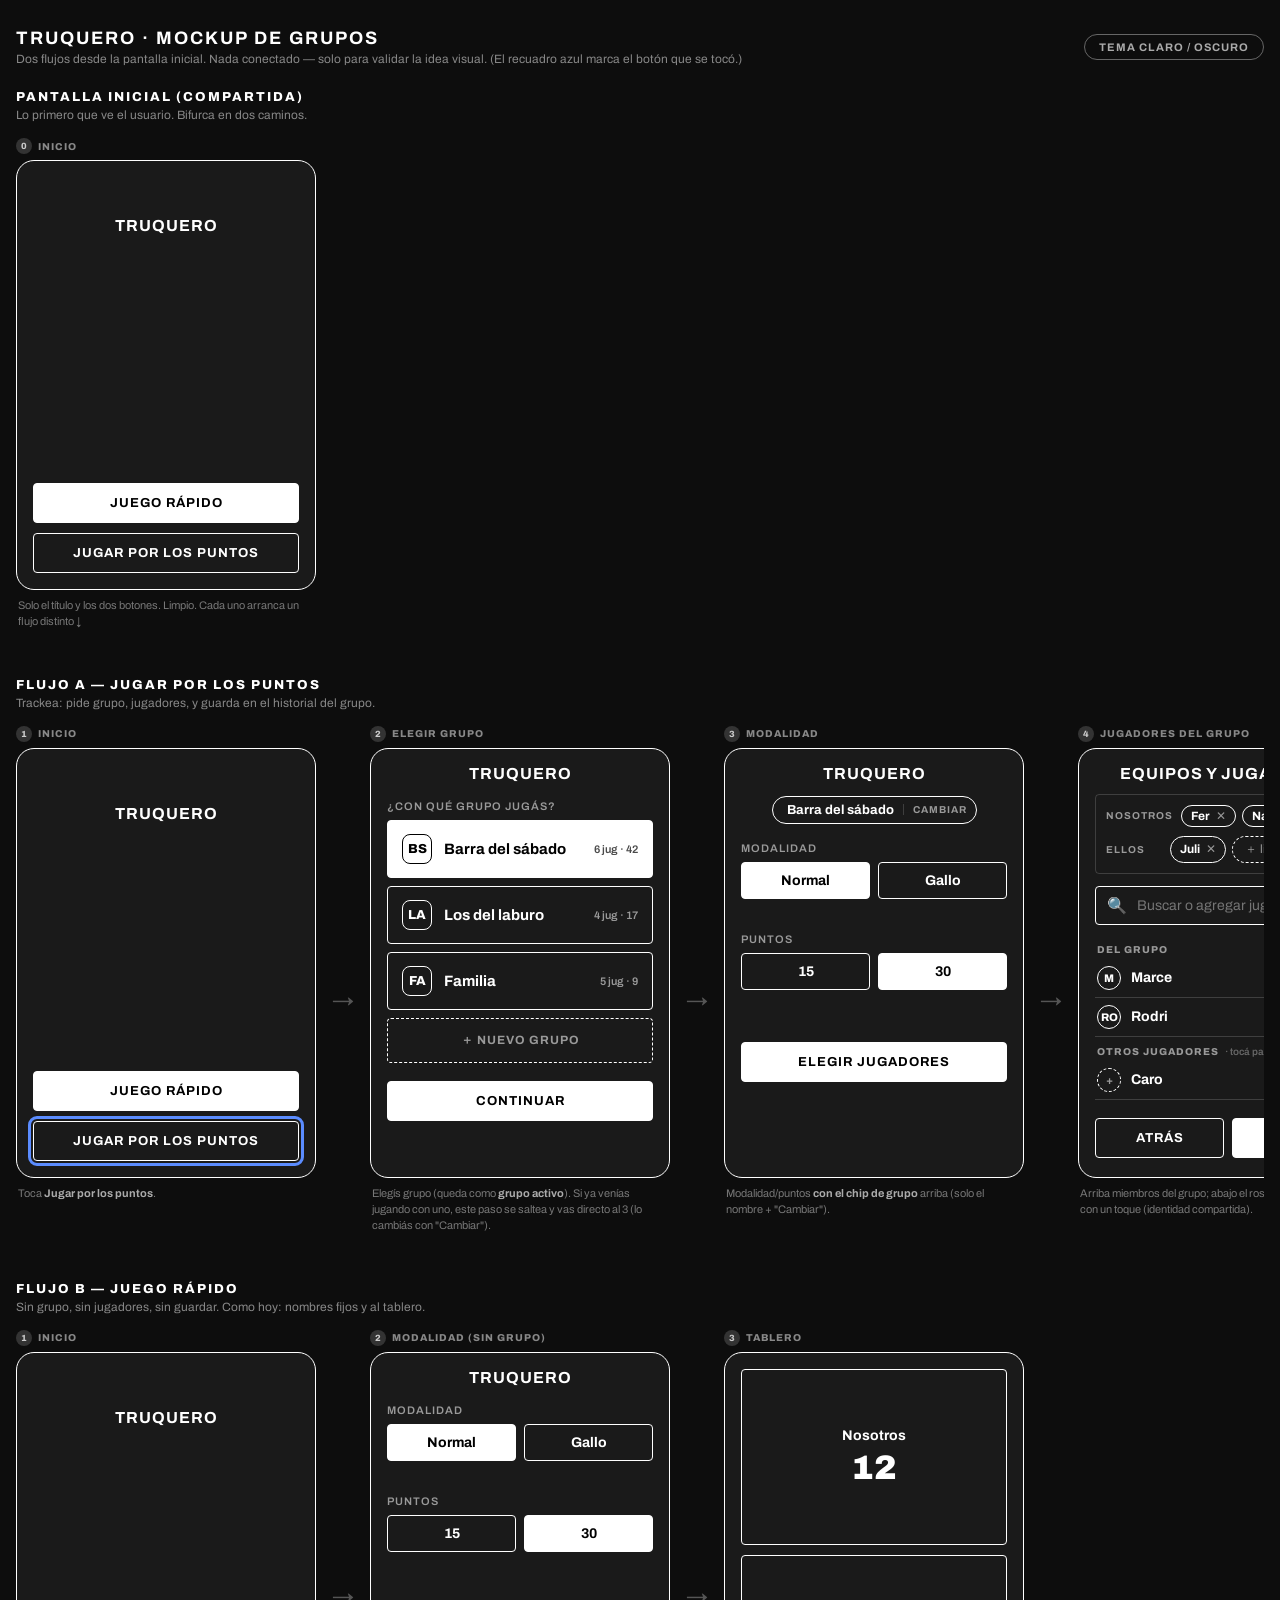
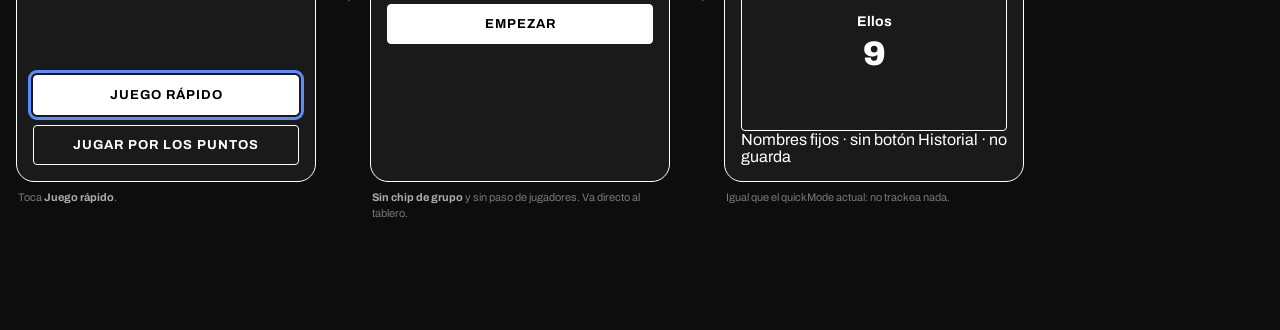
<file: mockups/grupos-mockup.html>
<!doctype html>
<html lang="es">
<head>
<meta charset="utf-8" />
<meta name="viewport" content="width=device-width, initial-scale=1" />
<title>Truquero · Mockup Grupos</title>
<link rel="preconnect" href="https://fonts.googleapis.com">
<link rel="preconnect" href="https://fonts.gstatic.com" crossorigin>
<link href="https://fonts.googleapis.com/css2?family=Archivo:wght@400;500;600;700;800&display=swap" rel="stylesheet">
<style>
:root {
  --bg: #1a1a1a; --bg-card: #1a1a1a; --border: #ffffff; --text: #ffffff;
  --text-muted: #999999; --btn-bg: #ffffff; --btn-text: #000000;
  --font: 'Archivo', ui-sans-serif, system-ui, -apple-system, sans-serif;
  --radius: 4px; --line: rgba(255,255,255,.16);
}
body.light {
  --bg:#FFF; --bg-card:#FFF; --border:#000; --text:#000; --text-muted:#666;
  --btn-bg:#000; --btn-text:#FFF; --line: rgba(0,0,0,.14);
}
* { box-sizing: border-box; }
body { font-family: var(--font); color:#fff; background:#0d0d0d; margin:0; padding:28px 16px 60px; }
body.light { background:#e9e9e9; color:#111; }
.page-head { max-width:1280px; margin:0 auto 24px; display:flex; align-items:center; justify-content:space-between; gap:12px; flex-wrap:wrap; }
.page-head h1 { font-size:18px; letter-spacing:2px; text-transform:uppercase; margin:0; }
.page-head p { margin:4px 0 0; font-size:12px; color:#888; }
.theme-toggle { background:none; border:1px solid #666; color:#aaa; border-radius:999px; padding:6px 14px; font-size:11px; font-weight:700; letter-spacing:1px; text-transform:uppercase; cursor:pointer; font-family:var(--font); }

.flow { max-width:1280px; margin:0 auto 40px; }
.flow-title { font-size:13px; letter-spacing:2px; text-transform:uppercase; font-weight:800; margin:0 0 4px; }
.flow-sub { font-size:12px; color:#888; margin:0 0 16px; }
.flow.points .flow-title { color:#fff; } body.light .flow.points .flow-title { color:#111; }
.flow.quick .flow-title  { color:#fff; } body.light .flow.quick .flow-title  { color:#111; }

.rail { display:flex; gap:16px; align-items:flex-start; overflow-x:auto; padding-bottom:8px; }
.frame { flex:0 0 300px; }
.frame.wide { flex:0 0 300px; }
.frame-cap { font-size:10px; letter-spacing:1px; text-transform:uppercase; color:#888; font-weight:800; margin-bottom:6px; display:flex; align-items:center; gap:6px; }
.frame-cap .step { background:#333; color:#ccc; border-radius:50%; width:16px; height:16px; display:inline-flex; align-items:center; justify-content:center; font-size:9px; }
body.light .frame-cap .step { background:#ccc; color:#333; }
.frame-note { font-size:11px; color:#777; margin:8px 2px 0; line-height:1.45; }
.frame-note b { color:#aaa; } body.light .frame-note b { color:#444; }
.arrow { flex:0 0 auto; align-self:center; color:#555; font-size:22px; padding-top:40px; }

.phone { background:var(--bg); border:1px solid var(--border); border-radius:18px; padding:16px; min-height:430px; display:flex; flex-direction:column; }

/* reused components */
.modal-title { font-size:16px; font-weight:700; color:var(--text); text-transform:uppercase; letter-spacing:1px; text-align:center; }
.modal-header { display:flex; align-items:center; justify-content:space-between; margin-bottom:16px; }
.modal-close { background:none; border:none; color:var(--text-muted); font-size:16px; cursor:pointer; }
.modal-actions { display:flex; gap:8px; margin-top:18px; }
.modal-btn-primary,.modal-btn-secondary { flex:1; padding:12px; border-radius:var(--radius); font-size:13px; font-weight:700; text-transform:uppercase; letter-spacing:1px; cursor:pointer; border:1px solid var(--border); font-family:var(--font); }
.modal-btn-primary { background:var(--btn-bg); color:var(--btn-text); }
.modal-btn-secondary { background:var(--bg); color:var(--text); }
.btn-hi { outline:3px solid #5b8cff; outline-offset:2px; }
.size-selector { display:flex; gap:8px; margin-bottom:18px; }
.initial-btn { flex:1; padding:10px; border:1px solid var(--border); border-radius:var(--radius); background:var(--bg); color:var(--text); font-size:14px; font-weight:700; cursor:pointer; font-family:var(--font); }
.initial-btn.active { background:var(--btn-bg); color:var(--btn-text); }
.team-section { margin-bottom:16px; }
.team-section-label { font-size:11px; text-transform:uppercase; letter-spacing:1px; color:var(--text-muted); margin-bottom:8px; font-weight:600; }

/* group chip — solo nombre + cambiar */
.group-chip { display:inline-flex; align-items:center; gap:9px; align-self:center; border:1px solid var(--border); border-radius:999px; padding:6px 9px 6px 14px; font-size:13px; font-weight:700; margin-bottom:18px; cursor:pointer; }
.group-chip .nm { color:var(--text); }
.group-chip .sw { color:var(--text-muted); border-left:1px solid var(--line); padding-left:9px; font-size:10px; text-transform:uppercase; letter-spacing:1px; }

/* group selector */
.group-list { display:flex; flex-direction:column; gap:8px; }
.group-card { display:flex; align-items:center; gap:12px; border:1px solid var(--border); border-radius:var(--radius); padding:13px 14px; cursor:pointer; background:var(--bg); }
.group-card.active { background:var(--btn-bg); color:var(--btn-text); }
.group-card .g-name { font-weight:700; font-size:15px; flex:1; }
.group-card .g-meta { font-size:11px; color:var(--text-muted); font-weight:600; }
.group-card.active .g-meta { color:var(--btn-text); opacity:.7; }
.group-card .g-mono { width:30px; height:30px; border-radius:8px; border:1px solid var(--border); display:flex; align-items:center; justify-content:center; font-weight:800; font-size:13px; flex:0 0 auto; }
.group-card.active .g-mono { border-color:var(--btn-text); }
.group-new { border-style:dashed; color:var(--text-muted); justify-content:center; font-weight:700; text-transform:uppercase; letter-spacing:1px; font-size:12px; }

/* player picker */
.teams { border:1px solid var(--line); border-radius:var(--radius); padding:10px; margin-bottom:12px; display:flex; flex-direction:column; gap:9px; }
.team-line { display:flex; align-items:center; gap:8px; }
.team-line .tlabel { flex:0 0 56px; font-size:10px; letter-spacing:1px; text-transform:uppercase; color:var(--text-muted); font-weight:700; }
.tchips { display:flex; gap:6px; flex-wrap:wrap; flex:1; }
.tchip { display:inline-flex; align-items:center; gap:6px; border:1px solid var(--border); border-radius:999px; padding:3px 9px; font-size:12px; font-weight:700; }
.tchip .x { color:var(--text-muted); }
.tslot { border:1px dashed var(--border); border-radius:999px; padding:4px 12px; font-size:12px; color:var(--text-muted); }
.search-row { display:flex; align-items:center; gap:8px; border:1px solid var(--border); border-radius:var(--radius); padding:9px 11px; margin-bottom:10px; }
.search-ic { color:var(--text-muted); }
.search-input { flex:1; min-width:0; background:transparent; border:none; outline:none; color:var(--text); font-size:14px; font-family:var(--font); }
.pool { max-height:210px; overflow-y:auto; }
.pool .sec { font-size:10px; letter-spacing:1px; text-transform:uppercase; color:var(--text-muted); font-weight:800; padding:9px 2px 4px; display:flex; align-items:center; gap:6px; }
.pool .sec .hint { color:#666; font-weight:600; letter-spacing:0; text-transform:none; }
.prow { display:flex; align-items:center; gap:10px; padding:7px 2px; border-bottom:1px solid var(--line); cursor:pointer; }
.prow .mono { width:24px; height:24px; border-radius:50%; border:1px solid var(--border); display:inline-flex; align-items:center; justify-content:center; font-size:11px; font-weight:800; flex:0 0 auto; }
.prow .mono.dashed { border-style:dashed; color:var(--text-muted); }
.prow .nm { flex:1; font-weight:700; font-size:14px; }
.prow .tag { font-size:10px; color:var(--text-muted); border:1px solid var(--line); border-radius:999px; padding:2px 7px; font-weight:700; text-transform:uppercase; letter-spacing:.5px; }

/* history */
.history-section-title { font-size:11px; letter-spacing:1px; text-transform:uppercase; color:var(--text-muted); font-weight:800; margin:12px 0 8px; }
.history-stats { display:flex; flex-direction:column; gap:8px; }
.stat-row { display:flex; align-items:center; justify-content:space-between; border:1px solid var(--line); border-radius:var(--radius); padding:9px 12px; }
.stat-row .s-name { font-weight:700; font-size:14px; }
.stat-row .s-val { font-size:12px; color:var(--text-muted); font-weight:700; }
.history-games { display:flex; flex-direction:column; gap:6px; }
.game-row { display:grid; grid-template-columns:auto 1fr; gap:2px 12px; border:1px solid var(--line); border-radius:var(--radius); padding:8px 12px; }
.game-date { grid-row:1/3; align-self:center; font-size:11px; color:var(--text-muted); font-weight:700; }
.game-winner { font-size:13px; font-weight:700; text-align:right; }
.game-loser { font-size:13px; color:var(--text-muted); text-align:right; }

/* mini board (placeholder tablero) */
.board-mini { flex:1; display:flex; flex-direction:column; gap:10px; }
.board-mini .bt { flex:1; border:1px solid var(--border); border-radius:var(--radius); display:flex; flex-direction:column; align-items:center; justify-content:center; gap:6px; }
.board-mini .bt .bn { font-size:14px; font-weight:700; }
.board-mini .bt .bs { font-size:34px; font-weight:900; }
.board-mini .bnote { text-align:center; font-size:11px; color:var(--text-muted); }
</style>
</head>
<body>
<div class="page-head">
  <div>
    <h1>Truquero · Mockup de Grupos</h1>
    <p>Dos flujos desde la pantalla inicial. Nada conectado — solo para validar la idea visual. (El recuadro azul marca el botón que se tocó.)</p>
  </div>
  <button class="theme-toggle" onclick="document.body.classList.toggle('light')">Tema claro / oscuro</button>
</div>

<!-- ============ START (compartida) ============ -->
<div class="flow">
  <p class="flow-title">Pantalla inicial (compartida)</p>
  <p class="flow-sub">Lo primero que ve el usuario. Bifurca en dos caminos.</p>
  <div class="rail">
    <div class="frame">
      <div class="frame-cap"><span class="step">0</span> Inicio</div>
      <div class="phone">
        <div class="modal-title" style="margin:40px 0 28px">Truquero</div>
        <div style="flex:1"></div>
        <div class="modal-actions" style="flex-direction:column;gap:10px;margin:0">
          <button class="modal-btn-primary">Juego rápido</button>
          <button class="modal-btn-secondary">Jugar por los puntos</button>
        </div>
      </div>
      <div class="frame-note">Solo el título y los dos botones. Limpio. Cada uno arranca un flujo distinto ↓</div>
    </div>
  </div>
</div>

<!-- ============ FLOW A: por los puntos ============ -->
<div class="flow points">
  <p class="flow-title">Flujo A — Jugar por los puntos</p>
  <p class="flow-sub">Trackea: pide grupo, jugadores, y guarda en el historial del grupo.</p>
  <div class="rail">

    <div class="frame">
      <div class="frame-cap"><span class="step">1</span> Inicio</div>
      <div class="phone">
        <div class="modal-title" style="margin:40px 0 28px">Truquero</div>
        <div style="flex:1"></div>
        <div class="modal-actions" style="flex-direction:column;gap:10px;margin:0">
          <button class="modal-btn-primary">Juego rápido</button>
          <button class="modal-btn-secondary btn-hi">Jugar por los puntos</button>
        </div>
      </div>
      <div class="frame-note">Toca <b>Jugar por los puntos</b>.</div>
    </div>

    <div class="arrow">→</div>

    <div class="frame">
      <div class="frame-cap"><span class="step">2</span> Elegir grupo</div>
      <div class="phone">
        <div class="modal-title" style="margin-bottom:18px">Truquero</div>
        <div class="team-section-label">¿Con qué grupo jugás?</div>
        <div class="group-list">
          <div class="group-card active"><div class="g-mono">BS</div><div class="g-name">Barra del sábado</div><div class="g-meta">6 jug · 42</div></div>
          <div class="group-card"><div class="g-mono">LA</div><div class="g-name">Los del laburo</div><div class="g-meta">4 jug · 17</div></div>
          <div class="group-card"><div class="g-mono">FA</div><div class="g-name">Familia</div><div class="g-meta">5 jug · 9</div></div>
          <div class="group-card group-new">＋ Nuevo grupo</div>
        </div>
        <div class="modal-actions"><button class="modal-btn-primary">Continuar</button></div>
      </div>
      <div class="frame-note">Elegís grupo (queda como <b>grupo activo</b>). Si ya venías jugando con uno, este paso se saltea y vas directo al 3 (lo cambiás con "Cambiar").</div>
    </div>

    <div class="arrow">→</div>

    <div class="frame">
      <div class="frame-cap"><span class="step">3</span> Modalidad</div>
      <div class="phone">
        <div class="modal-title" style="margin-bottom:14px">Truquero</div>
        <div class="group-chip"><span class="nm">Barra del sábado</span><span class="sw">Cambiar</span></div>
        <div class="team-section">
          <div class="team-section-label">Modalidad</div>
          <div class="size-selector"><button class="initial-btn active">Normal</button><button class="initial-btn">Gallo</button></div>
        </div>
        <div class="team-section">
          <div class="team-section-label">Puntos</div>
          <div class="size-selector"><button class="initial-btn">15</button><button class="initial-btn active">30</button></div>
        </div>
        <div class="modal-actions"><button class="modal-btn-primary">Elegir jugadores</button></div>
      </div>
      <div class="frame-note">Modalidad/puntos <b>con el chip de grupo</b> arriba (solo el nombre + "Cambiar").</div>
    </div>

    <div class="arrow">→</div>

    <div class="frame">
      <div class="frame-cap"><span class="step">4</span> Jugadores del grupo</div>
      <div class="phone">
        <div class="modal-title" style="margin-bottom:12px">Equipos y jugadores</div>
        <div class="teams">
          <div class="team-line"><span class="tlabel">Nosotros</span><div class="tchips"><span class="tchip">Fer <span class="x">✕</span></span><span class="tchip">Naza <span class="x">✕</span></span></div></div>
          <div class="team-line"><span class="tlabel">Ellos</span><div class="tchips"><span class="tchip">Juli <span class="x">✕</span></span><span class="tslot">＋ libre</span></div></div>
        </div>
        <div class="search-row"><span class="search-ic">🔍</span><input class="search-input" placeholder="Buscar o agregar jugador…" /></div>
        <div class="pool">
          <div class="sec">Del grupo</div>
          <div class="prow"><span class="mono">M</span><span class="nm">Marce</span></div>
          <div class="prow"><span class="mono">RO</span><span class="nm">Rodri</span></div>
          <div class="sec">Otros jugadores <span class="hint">· tocá para sumar al grupo</span></div>
          <div class="prow"><span class="mono dashed">+</span><span class="nm">Caro</span><span class="tag">＋ al grupo</span></div>
        </div>
        <div class="modal-actions"><button class="modal-btn-secondary">Atrás</button><button class="modal-btn-primary">Jugar</button></div>
      </div>
      <div class="frame-note">Arriba miembros del grupo; abajo el roster global que se suma con un toque (identidad compartida).</div>
    </div>

    <div class="arrow">→</div>

    <div class="frame">
      <div class="frame-cap"><span class="step">5</span> Historial del grupo</div>
      <div class="phone">
        <div class="modal-header"><div class="modal-title">Historial</div><button class="modal-close">✕</button></div>
        <div class="group-chip" style="margin-bottom:12px"><span class="nm">Barra del sábado</span><span class="sw">Cambiar</span></div>
        <div class="history-section-title">Individual</div>
        <div class="history-stats">
          <div class="stat-row"><span class="s-name">Fer</span><span class="s-val">18G · 71%</span></div>
          <div class="stat-row"><span class="s-name">Naza</span><span class="s-val">15G · 60%</span></div>
        </div>
        <div class="history-section-title">Normal — Partidas</div>
        <div class="history-games">
          <div class="game-row"><span class="game-date">21/06</span><span class="game-winner">Fer · Naza</span><span class="game-loser">Juli · Marce</span></div>
          <div class="game-row"><span class="game-date">14/06</span><span class="game-winner">Rodri · Pablo</span><span class="game-loser">Fer · Naza</span></div>
        </div>
      </div>
      <div class="frame-note">Stats y partidas <b>solo de ese grupo</b>. "Cambiar" deja ver el historial de otro grupo.</div>
    </div>

  </div>
</div>

<!-- ============ FLOW B: juego rápido ============ -->
<div class="flow quick">
  <p class="flow-title">Flujo B — Juego rápido</p>
  <p class="flow-sub">Sin grupo, sin jugadores, sin guardar. Como hoy: nombres fijos y al tablero.</p>
  <div class="rail">

    <div class="frame">
      <div class="frame-cap"><span class="step">1</span> Inicio</div>
      <div class="phone">
        <div class="modal-title" style="margin:40px 0 28px">Truquero</div>
        <div style="flex:1"></div>
        <div class="modal-actions" style="flex-direction:column;gap:10px;margin:0">
          <button class="modal-btn-primary btn-hi">Juego rápido</button>
          <button class="modal-btn-secondary">Jugar por los puntos</button>
        </div>
      </div>
      <div class="frame-note">Toca <b>Juego rápido</b>.</div>
    </div>

    <div class="arrow">→</div>

    <div class="frame">
      <div class="frame-cap"><span class="step">2</span> Modalidad (sin grupo)</div>
      <div class="phone">
        <div class="modal-title" style="margin-bottom:18px">Truquero</div>
        <div class="team-section">
          <div class="team-section-label">Modalidad</div>
          <div class="size-selector"><button class="initial-btn active">Normal</button><button class="initial-btn">Gallo</button></div>
        </div>
        <div class="team-section">
          <div class="team-section-label">Puntos</div>
          <div class="size-selector"><button class="initial-btn">15</button><button class="initial-btn active">30</button></div>
        </div>
        <div class="modal-actions"><button class="modal-btn-primary">Empezar</button></div>
      </div>
      <div class="frame-note"><b>Sin chip de grupo</b> y sin paso de jugadores. Va directo al tablero.</div>
    </div>

    <div class="arrow">→</div>

    <div class="frame">
      <div class="frame-cap"><span class="step">3</span> Tablero</div>
      <div class="phone">
        <div class="board-mini">
          <div class="bt"><div class="bn">Nosotros</div><div class="bs">12</div></div>
          <div class="bt"><div class="bn">Ellos</div><div class="bs">9</div></div>
        </div>
        <div class="bnote">Nombres fijos · sin botón Historial · no guarda</div>
      </div>
      <div class="frame-note">Igual que el quickMode actual: no trackea nada.</div>
    </div>

  </div>
</div>

</body>
</html>
</file>
